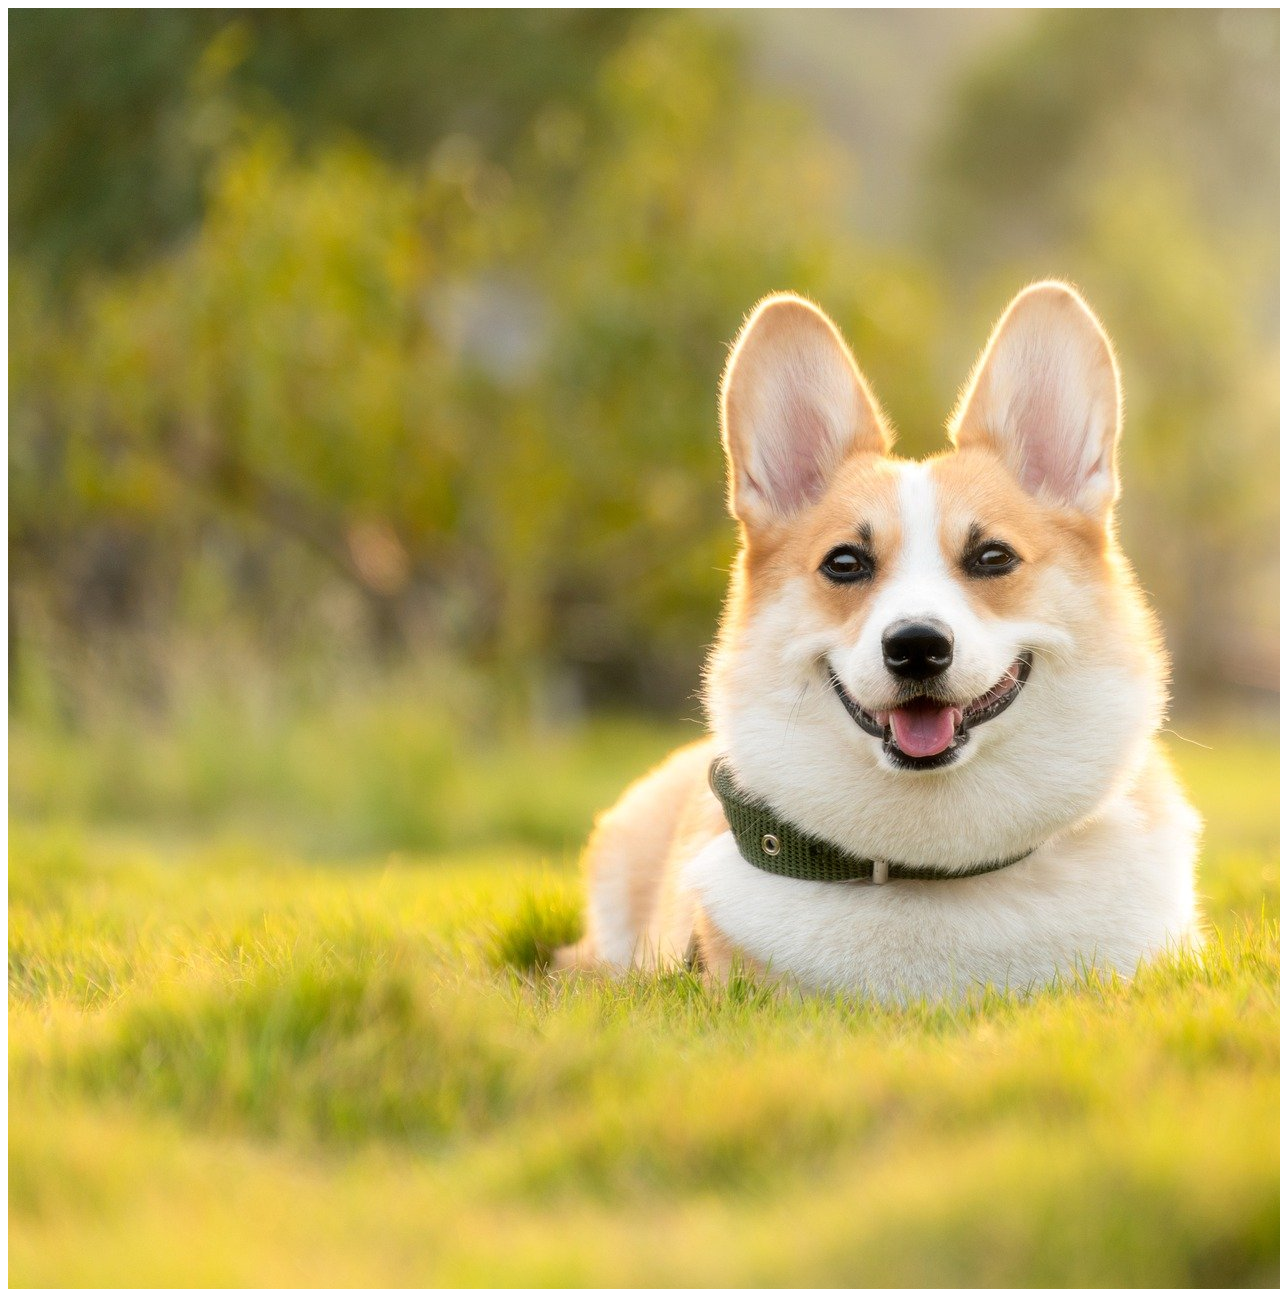
<file: index.html>
<html>
   <head>
      <link rel="shortcut icon" href="favicon.png" >
      <script async src="https://www.googletagmanager.com/gtag/js?id=UA-88229819-1"></script>
      <script>
         window.dataLayer = window.dataLayer || [];
         function gtag(){dataLayer.push(arguments);}
         gtag('js', new Date());

         gtag('config', 'UA-88229819-1');
      </script>
   </head>
   <body>
      <img src="corgi.jpg" alt="Corgi">
   </body>
</html>
</file>
